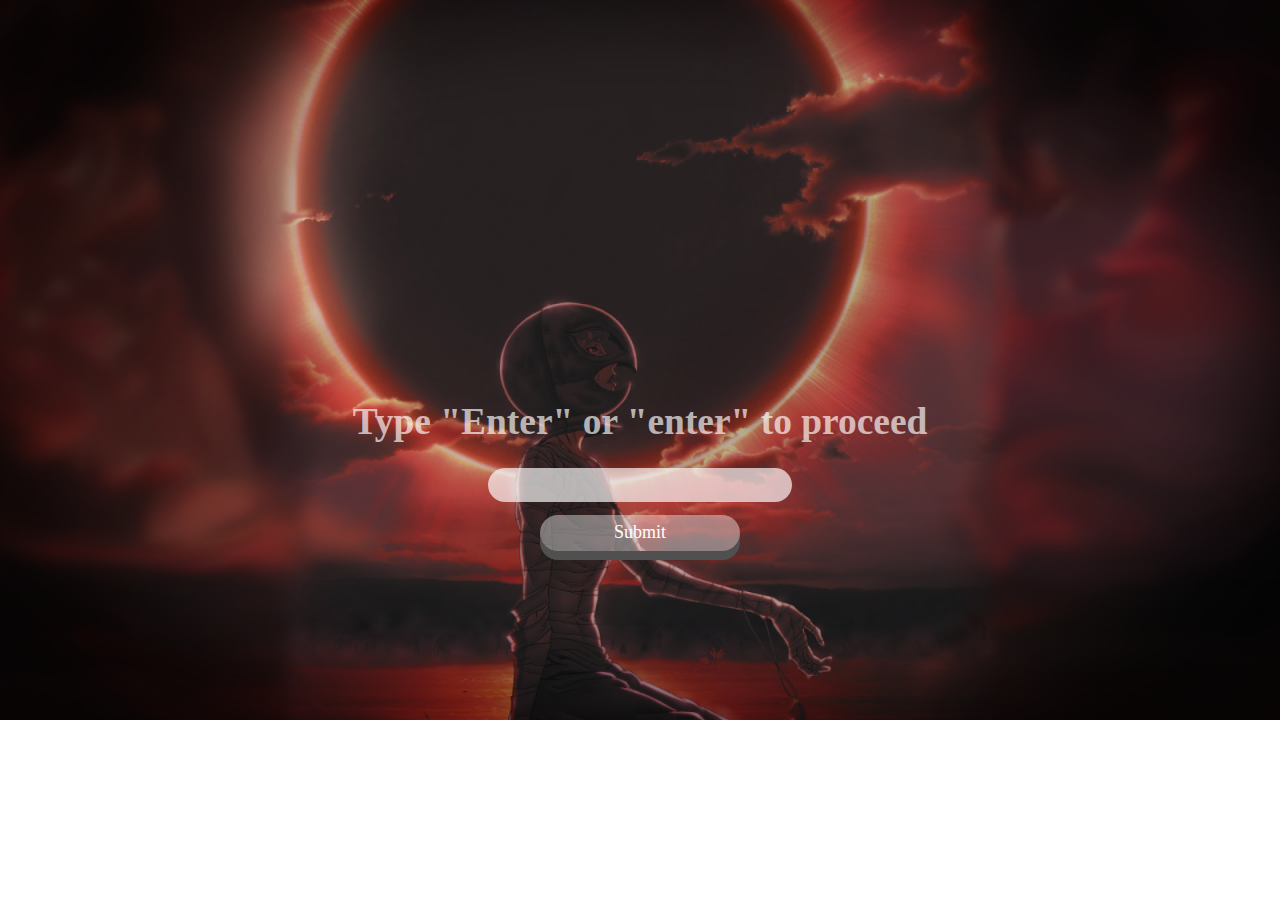
<file: index.html>
<!DOCTYPE html>
<html lang="en">

<head>
    <meta charset="UTF-8">
    <meta name="viewport" content="width=device-width, initial-scale=1.0">
    <title>Entry</title>
    <link rel="stylesheet" href="entrystyle.css">
</head>
<style>
    .bodyIndex{
        background-image: url("eclipse.png");
    }
</style>
<script src="entry.js"></script>

<div class = "index">
    <body class = "bodyIndex">
        <h3 class = "entry">Type "Enter" or "enter" to proceed</h3>
        <input type = "text" class = "textEnter" id = "textEnter"><br>
        <input type = "submit" value = "Submit" class = "submitEnter" onclick="subEnter()">
    </body>
</div>
</html>
</file>
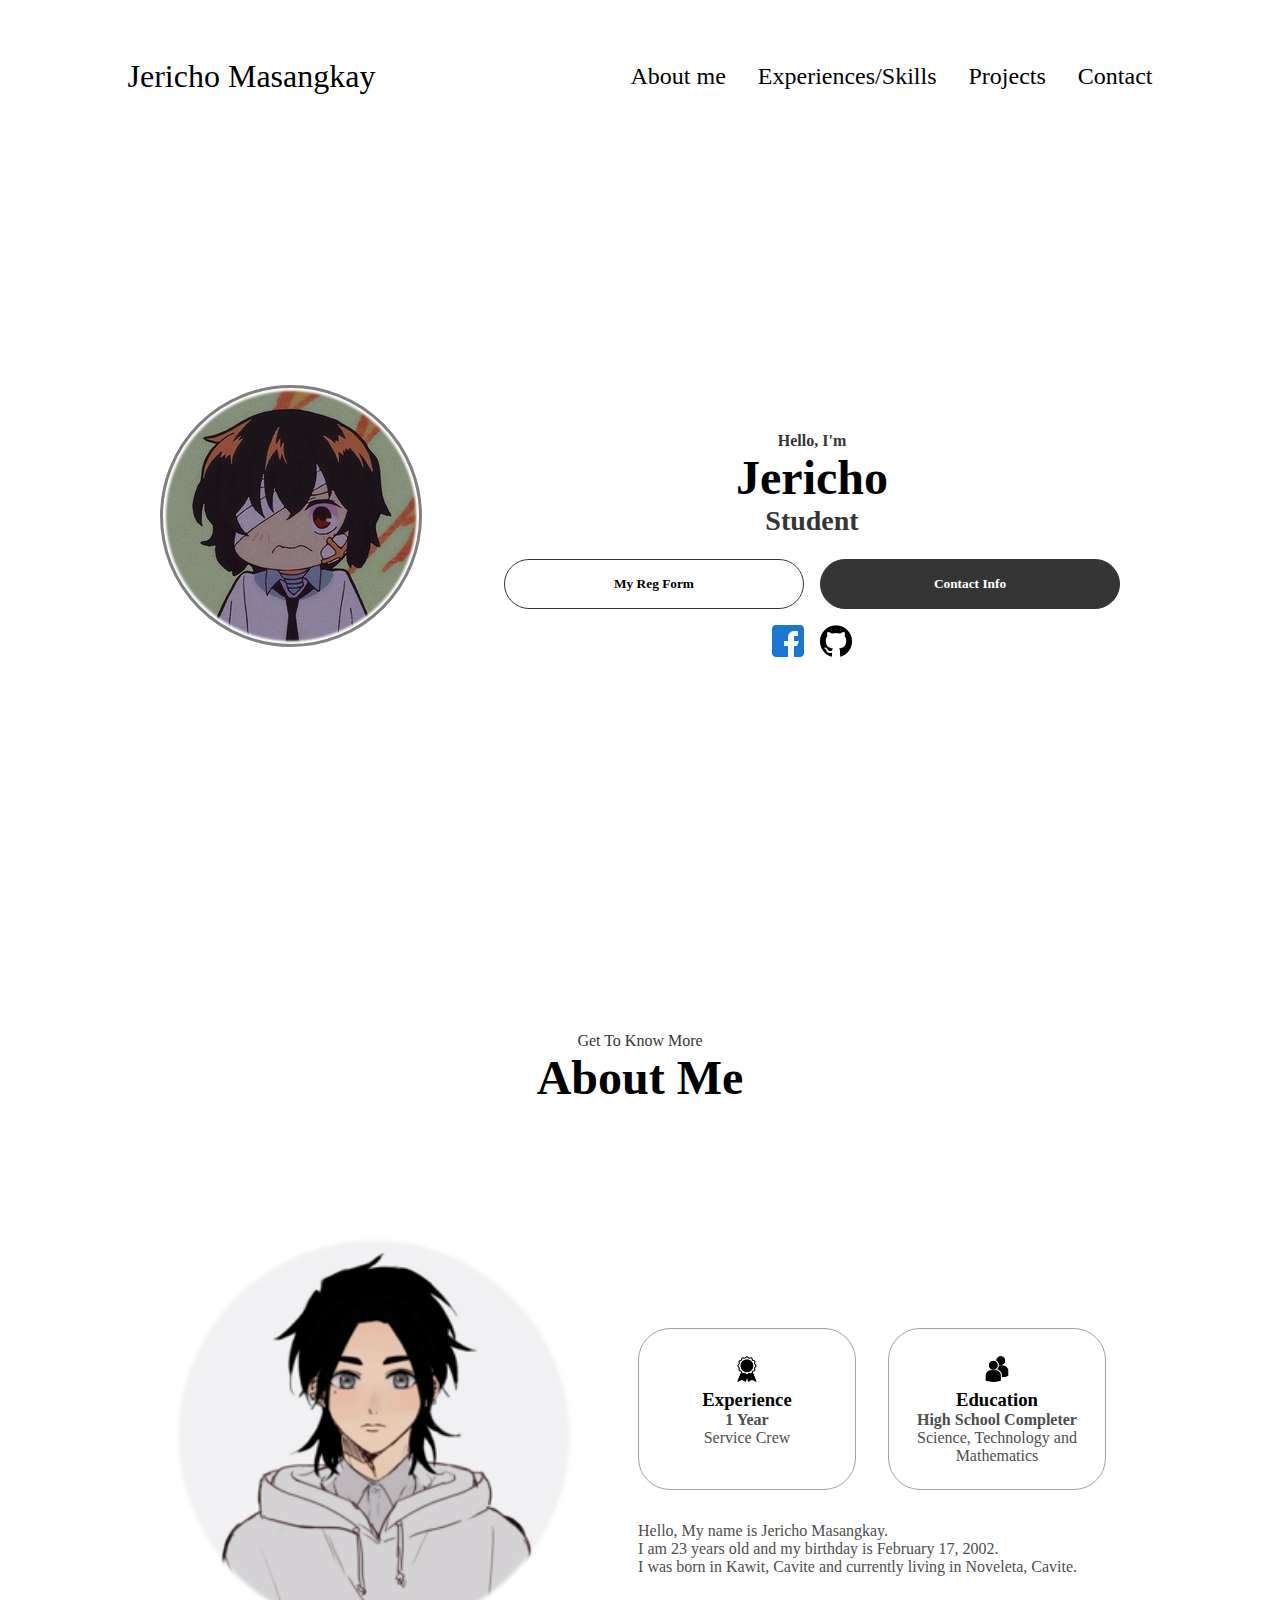
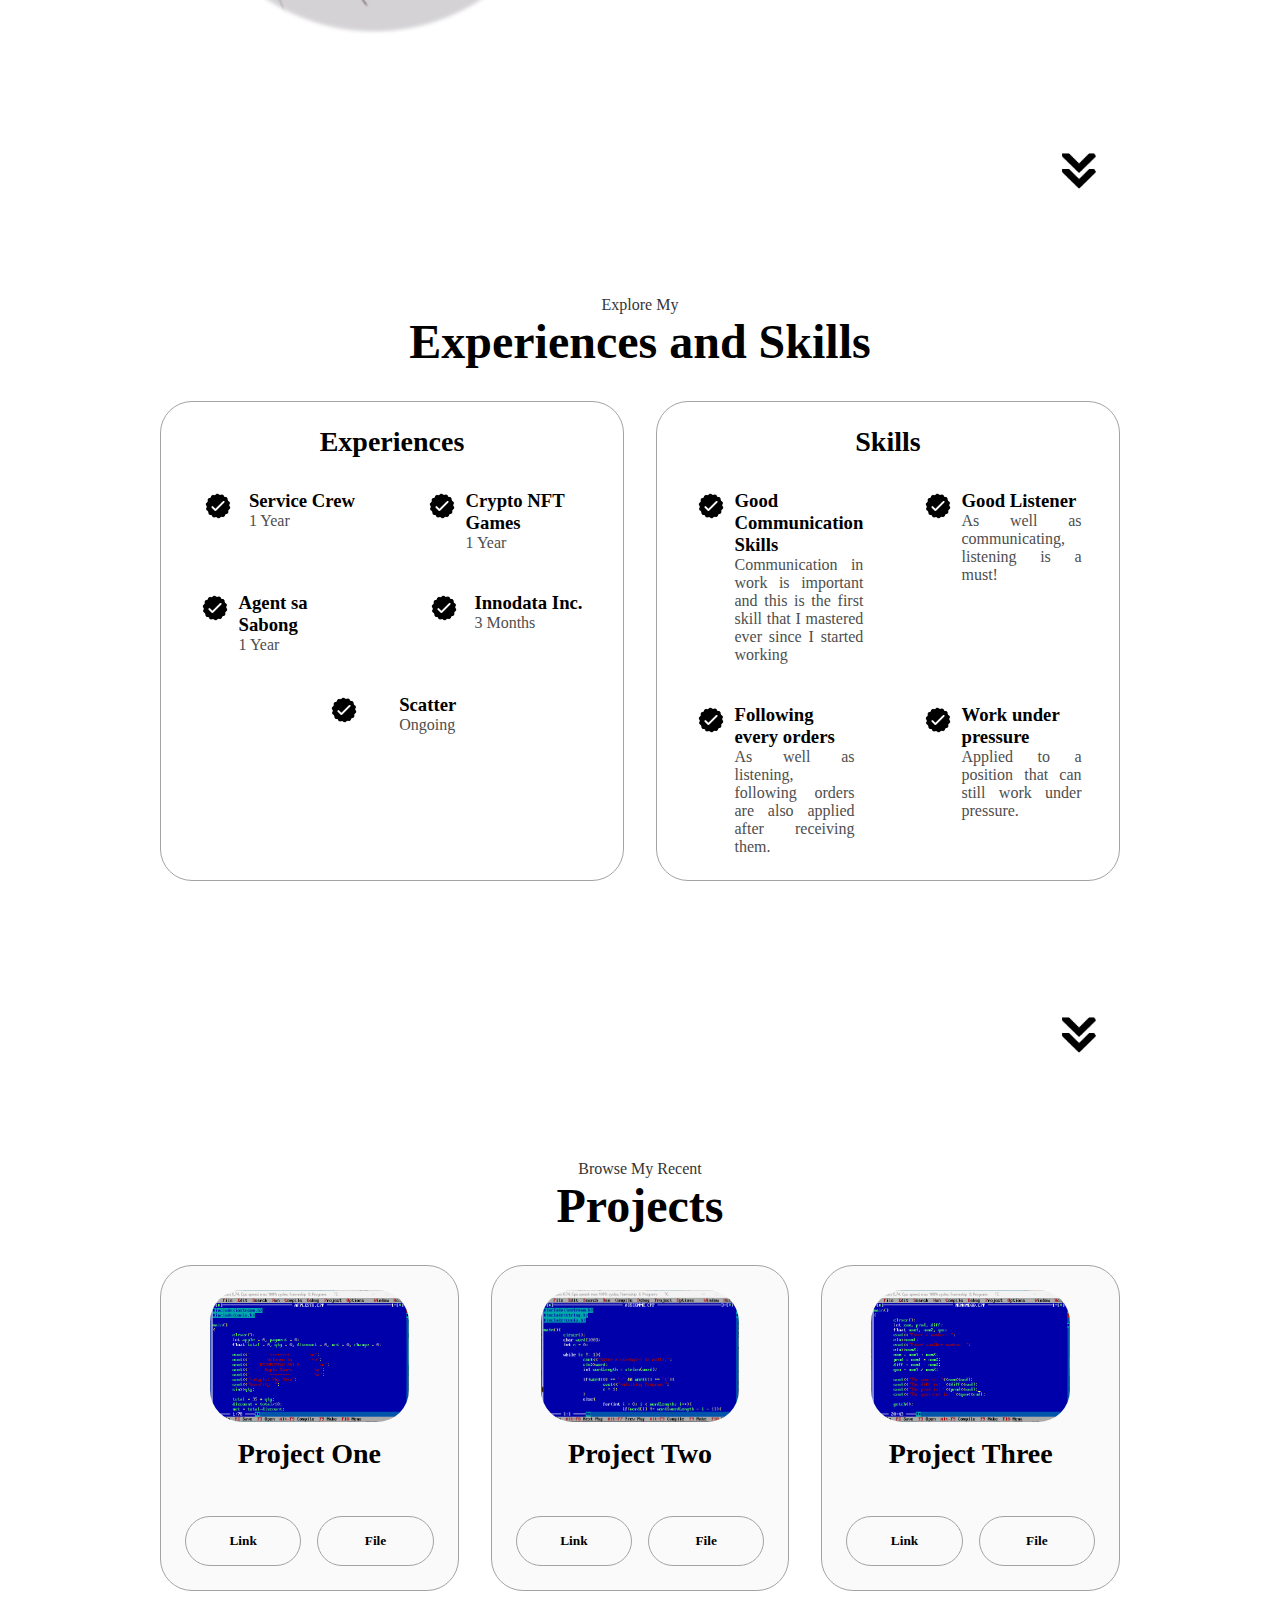
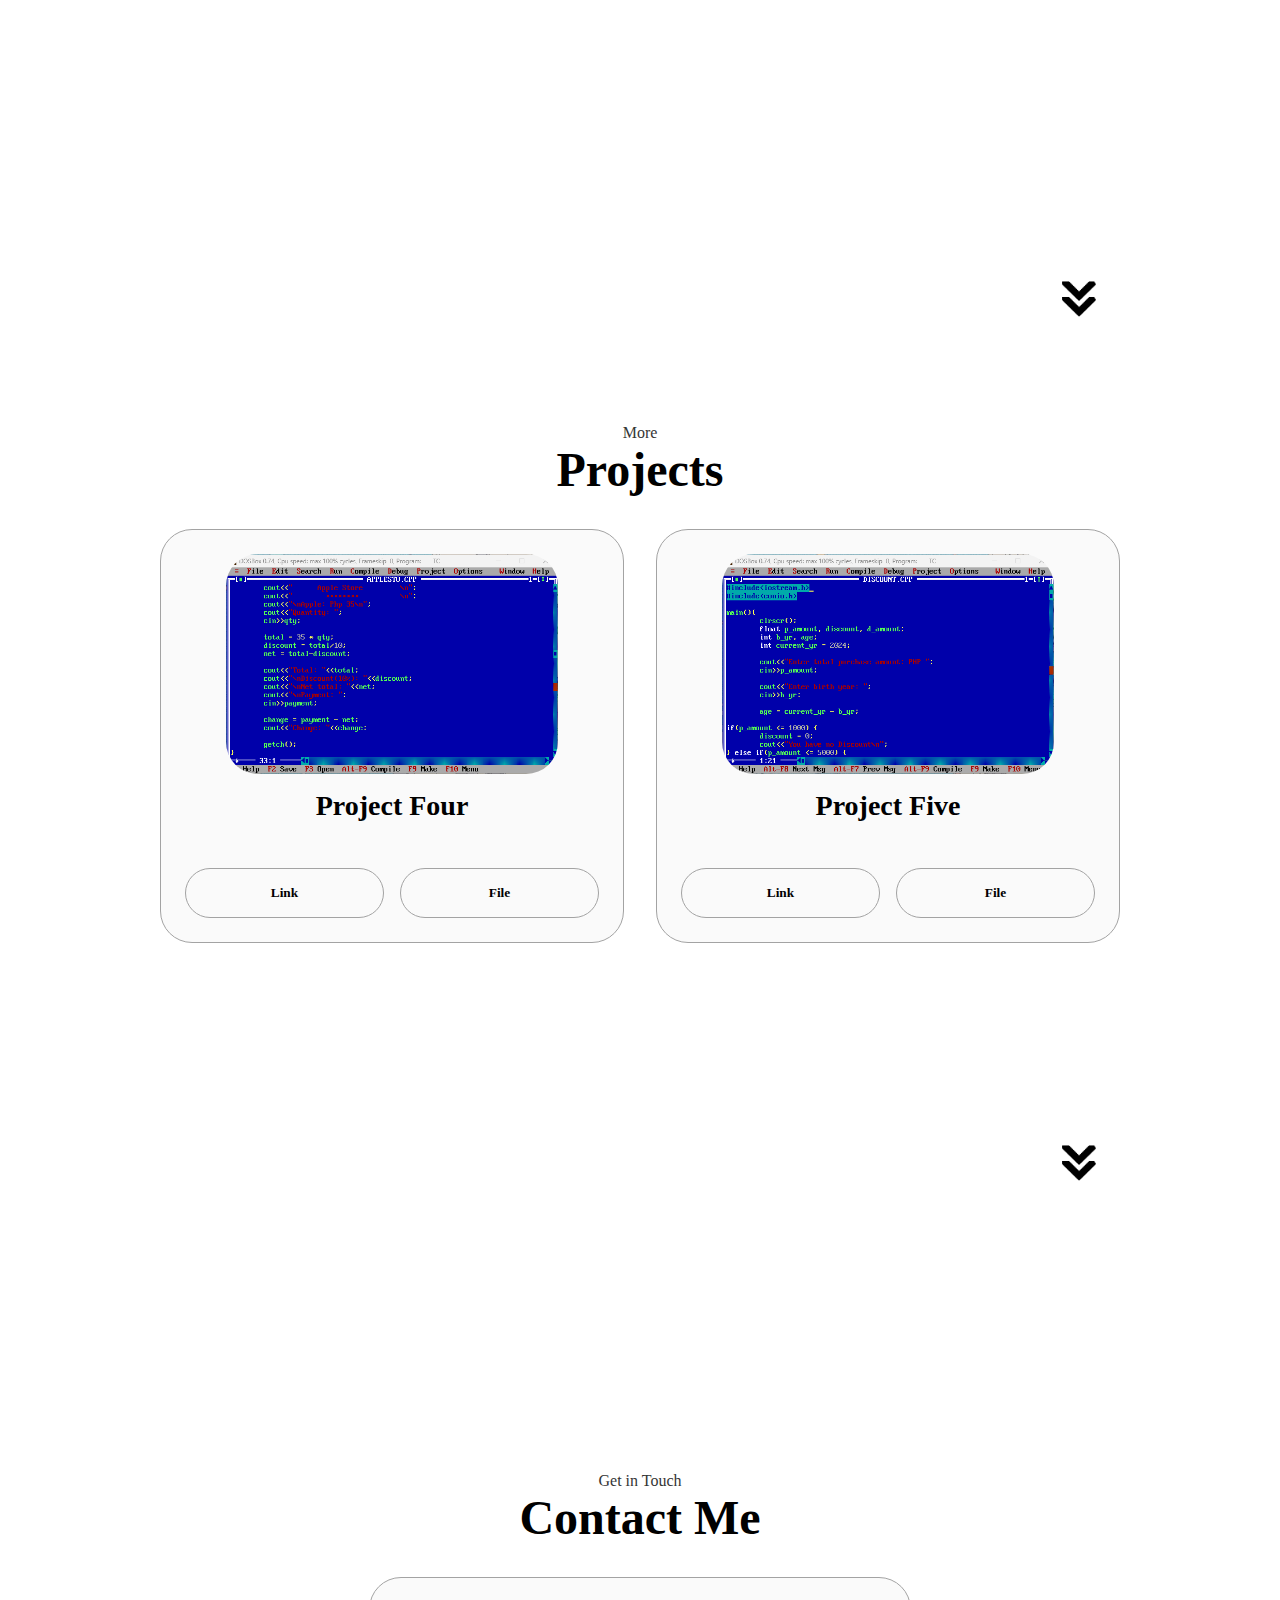
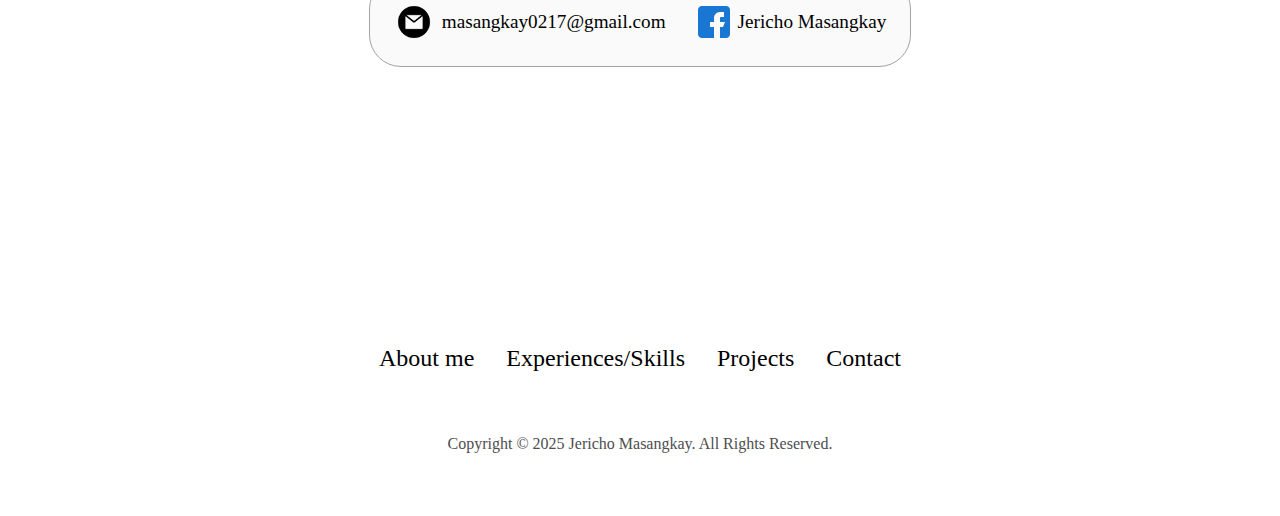
<file: main.html>
<!DOCTYPE html>
<html lang="en">
<head>
    <meta charset="UTF-8">
    <meta name="viewport" content="width=device-width, initial-scale=1.0">
    <title>My Portfolio</title>
    <link rel="stylesheet" href="mainIndex.css">
    <link rel="stylesheet" href="phone.css">
</head>
<body>
    <nav id="desktop-nav">
        <div class="name">Jericho Masangkay</div>
        <div>
            <ul class="links">
                <li><a href="#about">About me</a></li>
                <li><a href="#exp">Experiences/Skills</a></li>
                <li><a href="#proj">Projects</a></li>
                <li><a href="#contact">Contact</a></li>
            </ul>
        </div>
    </nav>
    <nav id="phone-nav">
        <div class="name">Jericho Masangkay</div>
        <div class="menu">
            <div class="h_icon" onclick="toggleMenu()">
                <span></span>
                <span></span>
                <span></span>
            </div>
            <div class="menu-links">
                <li><a href="#about" onclick="toggleMenu()">About me</a></li>
                <li><a href="#exp" onclick="toggleMenu()">Experiences/Skills</a></li>
                <li><a href="#proj" onclick="toggleMenu()">Projects</a></li>
                <li><a href="#contact" onclick="toggleMenu()">Contact</a></li>
            </div>
        </div>
    </nav>
    <section id="profile">
        <div class="section__pic-container">
            <img src="qt.png" alt="Picture ni econg nung hindi pa siya tao" class="econg">
        </div>
        <div class="section__text">
            <p class="section__text__p1">Hello, I'm</p>
            <p class="title">Jericho</p>
            <p class="section__text__p2">Student</p>
            <div class="btn-container">
                <button class="btn btn-color-2" onclick="window.open('regform.pdf')">My Reg Form</button>
                <button class="btn btn-color-1" onclick="location.href='./main.html#contact'">Contact Info</button>
            </div>
            <div id="socials-container">
                <img src="facebook.png" alt="My Facebook Profile" class="picon" onclick="location.href='https://facebook.com/jrchpmsngky/'">
                <img src="github.png" alt="My Github Profile" class="picon" onclick="location.href='https://github.com/osamuosua'">
            </div> 
        </div>
    </section>
    <section id="about">
        <p class="section__text__p1">Get To Know More</p>
        <h1 class="title">About Me</h1>
        <div class="section-container">
            <div class="section__pic-container">
                <img src="me.png" alt="My Picture" class="about-pic">
            </div>
            <div class="about-details-container">
                <div class="about-containers">
                    <div class="details-container">
                        <img src="explogo.png" alt="Experience Icon" class="hicon">
                        <h3>Experience</h3>
                        <p class="p2"><b>1 Year</b><br>Service Crew</p>
                    </div>
                    <div class="details-container">
                        <img src="educationlogo.png" alt="Education Icon" class="hicon">
                        <h3>Education</h3>
                        <p class="p2"><b>High School Completer</b><br>Science, Technology and Mathematics</p>
                    </div>
                </div>
                <div class="text-container">
                    <p class="p1">Hello, My name is Jericho Masangkay. <br>I am 23 years old and my birthday is February 17, 2002.<br>I was born in Kawit, Cavite and currently living in Noveleta, Cavite.</p>
                </div>
            </div>
        </div>
        <img src="arrowlogo.png" alt="Arrow Icon" class="icon arrow" onclick="location.href='./main.html#exp'">
    </section>
    <section id="exp">
        <p class="section__text__p1">Explore My</p>
        <h1 class="title">Experiences and Skills</h1>
        <div class="exp-details-container">
            <div class="about-containers">
                <div class="details-container">
                    <h2 class="exp-sub-title">Experiences</h2>
                    <div class="article-container">
                        <article>
                            <img src="checkmarklogo.png" alt="Checkmark Icon" class="hicon">
                            <div>
                                <h3>Service Crew</h3>
                                <p class="p1">1 Year</p>
                            </div>
                        </article>
                        <article>
                            <img src="checkmarklogo.png" alt="Checkmark Icon" class="hicon">
                            <div>
                                <h3>Crypto NFT Games</h3>
                                <p class="p1">1 Year</p>
                            </div>
                        </article>
                        <article>
                            <img src="checkmarklogo.png" alt="Checkmark Icon" class="hicon">
                            <div>
                                <h3>Agent sa Sabong</h3>
                                <p class="p1">1 Year</p>
                            </div>
                        </article>
                        <article>
                            <img src="checkmarklogo.png" alt="Checkmark Icon" class="hicon">
                            <div>
                                <h3>Innodata Inc.</h3>
                                <p class="p1">3 Months</p>
                            </div>
                        </article>
                        <article>
                            <img src="checkmarklogo.png" alt="Checkmark Icon" class="hicon">
                            <div>
                                <h3>Scatter</h3>
                                <p class="p1">Ongoing</p>
                            </div>
                        </article>
                    </div>
                </div>
                <div class="details-container">
                    <h2 class="exp-sub-title">Skills</h2>
                    <div class="article-container">
                        <article>
                            <img src="checkmarklogo.png" alt="Checkmark Icon" class="hicon">
                            <div>
                                <h3>Good Communication Skills</h3>
                                <p class="p1">Communication in work is important and this is the first skill that I mastered ever since I started working</p>
                            </div>
                        </article>
                        <article>
                            <img src="checkmarklogo.png" alt="Checkmark Icon" class="hicon">
                            <div>
                                <h3>Good Listener</h3>
                                <p class="p1">As well as communicating, listening is a must!</p>
                            </div>
                        </article>
                        <article>
                            <img src="checkmarklogo.png" alt="Checkmark Icon" class="hicon">
                            <div>
                                <h3>Following every orders</h3>
                                <p class="p1">As well as listening, following orders are also applied after receiving them.</p>
                            </div>
                        </article>
                        <article>
                            <img src="checkmarklogo.png" alt="Checkmark Icon" class="hicon">
                            <div>
                                <h3>Work under pressure</h3>
                                <p class="p1">Applied to a position that can still work under pressure.</p>
                            </div>
                        </article>
                            </div>
                        </article>
                    </div>
                </div>
            </div>
        </div>
        <img src="arrowlogo.png" alt="Arrow Icon" class="icon arrow" onclick="location.href='./main.html#proj'">
    </section>
    <section id="proj">
        <p class="section__text__p1">Browse My Recent</p>
        <h1 class="title">Projects</h1>
        <div class="exp-details-container">
            <div class="about-containers">
            <div class="details-container color-container">
                <div class="article-container">
                    <img src="proj1.png" alt="Project 1" class="proj-img">
                </div>
                <h2 class="exp-sub-title proj-title">Project One</h2>
                <div class="btn-container">
                    <button class="btn btn-color-2 proj-btn" onclick="location.href='https://www.youtube.com/watch?v=dQw4w9WgXcQ'">Link</button>
                    <button class="btn btn-color-2 proj-btn" onclick="location.href='https://www.youtube.com/watch?v=dQw4w9WgXcQ'">File</button>
                </div>
            </div>
            <div class="details-container color-container">
                <div class="article-container">
                    <img src="proj2.png" alt="Project 2" class="proj-img">
                </div>
                <h2 class="exp-sub-title proj-title">Project Two</h2>
                <div class="btn-container">
                    <button class="btn btn-color-2 proj-btn" onclick="location.href='https://www.youtube.com/watch?v=dQw4w9WgXcQ'">Link</button>
                    <button class="btn btn-color-2 proj-btn" onclick="location.href='https://www.youtube.com/watch?v=dQw4w9WgXcQ'">File</button>
                </div>
            </div>
            <div class="details-container color-container">
                <div class="article-container">
                    <img src="proj3.png" alt="Project 3" class="proj-img">
                </div>
                <h2 class="exp-sub-title proj-title">Project Three</h2>
                <div class="btn-container">
                    <button class="btn btn-color-2 proj-btn" onclick="location.href='https://www.youtube.com/watch?v=dQw4w9WgXcQ'">Link</button>
                    <button class="btn btn-color-2 proj-btn" onclick="location.href='https://www.youtube.com/watch?v=dQw4w9WgXcQ'">File</button>
                </div>
            </div>
            </div>
        </div>
        <img src="arrowlogo.png" alt="Arrow Icon" class="icon arrow" onclick="location.href='./main.html#proj2'">
    </section>
    <section id="proj2">
        <p class="section__text__p1">More</p>
        <h1 class="title">Projects</h1>
        <div class="exp-details-container">
            <div class="about-containers">
            <div class="details-container color-container">
                <div class="article-container">
                    <img src="proj4.png" alt="Project 1" class="proj-img">
                </div>
                <h2 class="exp-sub-title proj-title">Project Four</h2>
                <div class="btn-container">
                    <button class="btn btn-color-2 proj-btn" onclick="location.href='https://www.youtube.com/watch?v=dQw4w9WgXcQ'">Link</button>
                    <button class="btn btn-color-2 proj-btn" onclick="location.href='https://www.youtube.com/watch?v=dQw4w9WgXcQ'">File</button>
                </div>
            </div>
            <div class="details-container color-container">
                <div class="article-container">
                    <img src="proj5.png" alt="Project 2" class="proj-img">
                </div>
                <h2 class="exp-sub-title proj-title">Project Five</h2>
                <div class="btn-container">
                    <button class="btn btn-color-2 proj-btn" onclick="location.href='https://www.youtube.com/watch?v=dQw4w9WgXcQ'">Link</button>
                    <button class="btn btn-color-2 proj-btn" onclick="location.href='https://www.youtube.com/watch?v=dQw4w9WgXcQ'">File</button>
                </div>
            </div>
            </div>
        </div>
        <img src="arrowlogo.png" alt="Arrow Icon" class="icon arrow" onclick="location.href='./main.html#contact'">
    </section>
    <section id="contact">
        <p class="section__text__p1">Get in Touch</p>
        <h1 class="title">Contact Me</h1>
        <div class="contact-info-upper-container">
            <div class="contact-info-container">
                <img src="emaillogo.png" alt="Email Icon" class="picon contact-icon email-icon">
                <p><a href="mailto:masangkay0217@gmail.com">masangkay0217@gmail.com</a></p>
            </div>
        
            <div class="contact-info-container">
                <img src="facebook.png" alt="Facebook Icon" class="picon contact-icon">
                <p><a href="https://facebook.com/jrchpmsngky/">Jericho Masangkay</a></p>
            </div>
        </div>
    </section>
    <footer>
        <nav>
            <div class="nav-links-container">
                <ul class="links">
                    <li><a href="#about">About me</a></li>
                    <li><a href="#exp">Experiences/Skills</a></li>
                    <li><a href="#proj">Projects</a></li>
                    <li><a href="#contact">Contact</a></li>
                </ul>
            </div>
        </nav>
        <p>Copyright &#169; 2025 Jericho Masangkay. All Rights Reserved.</p>
    </footer>
    <script src="script.js"></script>
</body>
</html>
</file>
<file: entrystyle.css>
.bodyIndex{
    background-size: cover;
    background-repeat: no-repeat;
}

.index{
    font-family: Verdana;
    font-size: 2em;
    text-align: center;
    margin-top: 400px;
}

.entry{
    margin-bottom: 1%;
    color: rgba(255, 255, 255, 0.671);
}

.textEnter{
    width: 300px;
    height: 2em;
    text-align: center;
    font-size: .5em;
    font-family: Verdana;
    background-color: rgba(255, 255, 255, 0.671);
    margin-top: 1%;
    border: none;
    border-radius: 18px;
}

.submitEnter{
    width: 200px;
    height: 2em;
    font-family: Verdana;
    font-size: large;
    color: rgb(255, 255, 255);
    background-color: rgba(255, 255, 255, 0.404);
    margin-top: 1%;
    cursor: pointer;
    box-shadow: inset;
    border: none;
    border-radius: 18px;
    box-shadow: 0 9px #505050;
}

.submitEnter:hover{
    opacity: 0.6
}

.submitEnter:active{
    background-color: #00ff08;
    box-shadow: 0 5px #666;
    transform: translateY(4px);
}
</file>
<file: mainIndex.css>
* {
    margin: 0;
    padding: 0;
    box-sizing: border-box;
    font-family: Verdana;
}

body{
    background-color: rgb(255, 255, 255);
}

html{
    scroll-behavior: smooth;
}

a, .btn{
    transition: all 300ms ease;
}

nav,
.links{
    display: flex;
}

nav{
    justify-content: space-around;
    align-items: center;
    height: 17vh;
}

.links{
    gap: 2rem;
    list-style: none;
    font-size: 1.5rem;
}

a{
    color: black;
    text-decoration: none;
    text-decoration-color: white;
}

a:hover{
    color: grey;
    text-decoration: underline;
    text-underline-offset: .5rem;
    text-decoration-color: rgb(181,181,181);
}

.name{
    font-size: 2rem;
}

.name:hover{
    cursor: default;
}

#phone-nav{
    display: none;
}

.menu{
    position: relative;
    display:inline-block;
}

.h_icon{
    display: flex;
    flex-direction: column;
    justify-content: space-between;
    height: 24px;
    width: 30px;
    cursor: pointer;
}

.h_icon span{
    width: 100%;
    height: 2px;
    background-color: black;
    transition: all 300ms ease-in-out;
}

.menu-links{
    position: absolute;
    top: 100%;
    right: 0;
    background-color: white;
    width: fit-content;
    max-height: 0;
    overflow: hidden;
    transition: all 300ms ease-in-out;
}

.menu-links a{
    display: block;
    padding: 10px;
    text-align: center;
    font-size: 1.5rem;
    color: black;
    text-decoration: none;
    transition: all 300ms ease-in-out;
}

.menu-links li{
    list-style: none;
}

.menu-links.open{
    max-height: 300px;
    background-color: rgba(255, 255, 255, 0);
}

.h_icon.open span:first-child{
    transform:rotate(45deg) translate(10px, 5px);
}

.h_icon.open span:nth-child(2){
    opacity: 0;
}

.h_icon.open span:last-child{
    transform:rotate(-45deg) translate(10px, -5px);
}

.h_icon span:first-child{
    transform: none;
}

.h_icon span:first-child{
    opacity: 1;
}
.h_icon span:first-child{
    transform: none;
}

section{
    padding-top: 4vh;
    height: 96vh;
    margin: 0 10rem;
    box-sizing: border-box;
    min-height: fit-content;
}

.section-container, #profile{
    display:flex;
    justify-content: center;
    gap: 5rem;
    height: 80vh;
}

.section__pic-containter{
    display: flex;
    height: 400px;
    width: 400px;
    margin: auto 0;
}

.econg{
    display: flex;
    height: 25rem;
    margin-top: 40px;
    border: rgb(128, 128, 128) solid;
    border-radius: 15rem;
}

.section__text{
    align-self: center;
    text-align: center;
}

.section__text p{
    font-weight: 600;
}

.section__text__p1{
    text-align: center;
    color: rgb(53, 53, 53);
}

.section__text__p2{
    font-size: 1.75rem;
    margin-bottom: -.5rem;
    color: rgb(53, 53, 53);
}

.title{
    font-size: 3rem;
    text-align: center;
}

#socials-container{
    display: flex;
    justify-content: center;
    margin-top: 1rem;
    gap: 1rem;
}

.picon{
    cursor: pointer;
    height: 2rem;
}

.btn-container{
    display: flex;
    justify-content: center;
    gap: 1rem;
}

.btn{
    font-weight: 600;
    transition: all 300ms ease;
    padding: 1rem;
    width: 8rem;
    border-radius: 2rem;
}

.btn-color-1, .btn-color-2{
    border: rgb(53, 53, 53) 0.1rem solid; 
    width: 300px;
    margin-top: 30px;
}

.btn-color-1:hover, .btn-color-2:hover{
    cursor: pointer;
    
}

.btn-color-1, .btn-color-2:hover{
    background-color: rgb(53, 53, 53);
    color: white;
}

.btn-color-1:hover{
    background-color: black;
}

.btn-color-2{
    background: none;
}

.btn-color-2:hover{
    border: rgb(255, 255, 255) 0.1rem solid;
}

.btn-container{
    gap: 1rem;
}

#about{
    position: relative;
}

.about-containers{
    gap: 2rem;
    margin-bottom: 2rem;
    margin-top: 2rem;
}

.about-details-container{
    justify-content: center;
    flex-direction: column;
}

.about-containers, .about-details-container{
    display: flex;
}

.about-pic{
    border-radius: 2rem;
    height:100%;
}

.arrow{
    position: absolute;
    right: 1rem;
    bottom: 4rem;
    height: 50px;
}

.arrow:hover{
    transition: all .3ms ease;
    border-radius: 10rem;
    border: none;
    background-color: rgba(63, 63, 63, 0.63);
}

.details-container{
    padding: 1.5rem;
    flex: 1;
    background: white;
    border-radius: 2rem;
    border: rgb(53, 53, 53) 0.1rem solid;
    border-color: rgb(163, 163, 163);
    text-align: center;
}

.section-container{
    gap:4rem;
    height: 80%;
}

.section__pic-container{
    height: 400px;
    width: 400px;
    margin: auto 0;
}

.p1{
    color: rgb(78, 78, 78);
    text-align: justify;
}

.p2{
    color: rgb(78, 78, 78);
}

#exp{
    position: relative;
}

.exp-sub-title{
    color: black;
    font-weight: 600;
    font-size: 1.75rem;
    margin-bottom: 2rem;
}

.exp-details-container{
    display: flex;
    justify-content: center;
    flex-direction: column;
}

.article-container{
    display: flex;
    text-align: initial;
    flex-wrap: wrap;
    flex-direction: row;
    gap: 2.5rem;
    justify-content: space-around;
}

article{
    display: flex;
    width: 10rem;
    justify-content: space-around;
    gap: 0.5rem;
}

article .icon{
    cursor: default;
}

#proj{
    position: relative;
}

.color-container{
    border-color: rgb(163, 163, 163);
    background: rgb(250, 250, 250);
}

.proj-img{
    border-radius: 2rem;
    width: 80%;
    height: 80%;
}

.proj-title{
    margin: 1rem;
    color: black;
}

.proj-btn{
    color: black;
    border-color: rgb(163, 163, 163);
    width: 50%;
}

#proj2{
    position: relative;
}

#contact{
    display: flex;
    justify-content: center;
    flex-direction: column;
    height: 70vh;
}

.contact-info-upper-container{
    display: flex;
    justify-content: center;
    border-radius: 2rem;
    border: rgb(53, 53, 53) 0.1rem solid;
    border-color: rgb(163, 163, 163);
    background: rgb(250, 250, 250);
    margin: 2rem auto;
    padding: 0.5rem;
}

.contact-info-container{
    display: flex;
    align-items: center;
    justify-content: center;
    gap: 0.5rem;
    margin: 1rem;
}

.contact-info-container p{
    font-size: larger;
}

.contact-icon{
    cursor: default;
}

.email-icon{
    height: 2.5rem;
}

footer{
    height: 26vh;
    margin: 0 1rem;
}

footer p{
    text-align: center;
    color: rgb(78, 78, 78);
}

.icon{
    cursor: pointer;
}

.hicon{
    cursor: default;
    height: 2rem;
}
</file>
<file: phone.css>
@media screen and (max-width: 1400px){
    #profile{
        height: 83vh;
        margin-bottom: 6rem;
    }
    .about-containers{
        flex-wrap: wrap;
    }
    .econg{
        height: fit-content;
    }
}

@media screen and (max-width: 1200px){
    #desktop-nav{
        display: none;
    }

    #phone-nav{
        display: flex;
    }
    #exp,.exp-details-container{
        margin-top: 2rem;
    }
    #profile, .section-container{
        display: block;
    }
    .arrow{
        display: none;
    }
    section, .section-container{
        height: fit-content;
    }
    section{
        margin: 0 5%;
    }
    .section__pic-container{
        width: 275px;
        height: 275px;
        margin: 0 auto 2rem;
    }
    .about-containers{
        margin-top: 0;
    }
    .econg{
        height: fit-content;
    }
}

@media screen and (max-width: 600px){
    #contact, footer{
        height: 40vh;
    }
    #profile{
        height: 83vh;
        margin-bottom: 0;
    }
    article{
        font-size: 1rem;
    }
    footer nav{
        height: fit-content;
        margin-bottom: 2rem;
    }
    .about-containers, .contact-info-upper-container, .btn-container{
        flex-wrap: wrap;
    }
    .contact-info-container{
        margin: 0;
    }
    .contact-info-container p, .nav-links li a{
        font-size: 1rem;
    }
    .exp-sub-title{
        font-size: 1.25rem;
    }
    .name{
        font-size: 1.5rem;
    }
    .nav-links{
        flex-direction: column;
        gap: 0.5rem;
        text-align: center;
    }
    .section__pic-container{
        width: auto;
        height: 46vw;
        justify-content: center;
    }
    .section__text__p2{
        font-size: 1.25rem;
    }
    .title{
        font-size: 2rem;
    }
    .text-container{
        text-align: justify;
    }
    .econg{
        height: fit-content;
        margin: auto;
        position: center;
    }
}
</file>
